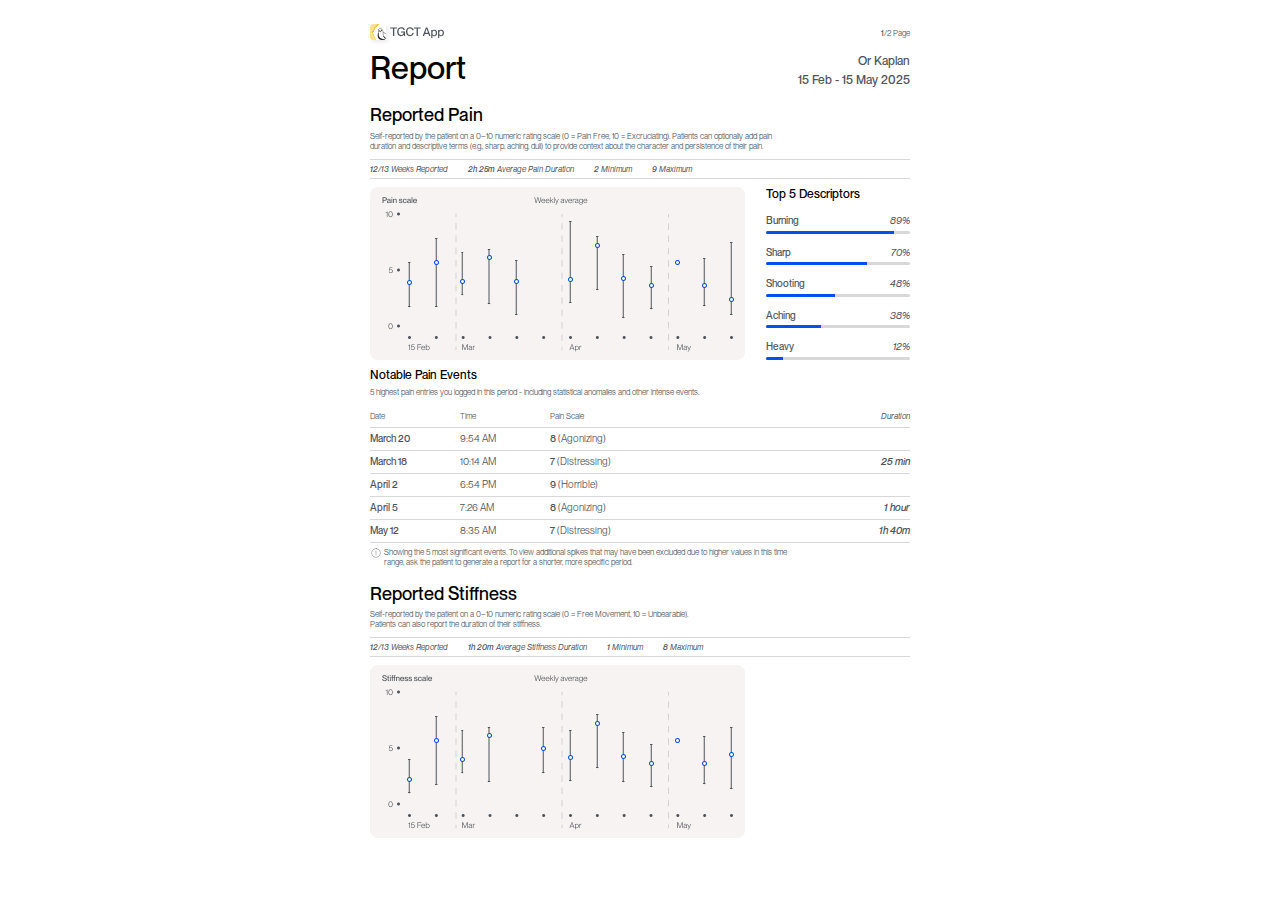
<file: index.html>
<!DOCTYPE html>
<html dir="ltr" lang="en">
  <head>
    <title>Ramepy Report</title>
    <meta charset="UTF-8" />

    <link rel="stylesheet" href="src/style.css" />
  </head>

  <body>
    <main>
      <section>
        <div class="top_page container">
          <div class="top_page-left">
            <div class="logo_wrap">
              <img
                class="log_left"
                src="/public/assets/images/logo_left.svg"
                loading="eager"
                alt="Logo"
                width="16"
                height="16"
              />
              <img
                src="/public/assets/images/logo_right.svg"
                loading="eager"
                alt="Logo"
                width="55"
                height="14"
              />
            </div>
            <h1>Report</h1>
          </div>
          <div class="top_page-right">
            <span><strong>1</strong>/2 Page</span>
            <p>
              <strong>Or Kaplan</strong>
              <strong>15 Feb - 15 May 2025</strong>
            </p>
          </div>
        </div>
      </section>
      <section>
        <div class="center_page container">
          <div class="section_header">
            <h2>Reported Pain</h2>
            <p>
              Self-reported by the patient on a 0–10 numeric rating scale (0 =
              Pain Free, 10 = Excruciating). Patients can optionally add pain
              duration and descriptive terms (e.g., sharp, aching, dull) to
              provide context about the character and persistence of their pain.
            </p>
          </div>
          <ul class="row-list">
            <li>
              <i>
                <span><strong>12</strong>/13</span>
                <span>Weeks Reported</span>
              </i>
            </li>
            <li>
              <i>
                <strong>2h 25m</strong>
                <span>Average Pain Duration</span>
              </i>
            </li>
            <li>
              <i>
                <strong>2</strong>
                <span>Minimum</span></i
              >
            </li>
            <li>
              <i>
                <strong>9</strong>
                <span>Maximum</span>
              </i>
            </li>
          </ul>

          <div class="center_page-2">
            <figure>
              <img
                src="/public/assets/temp/placeholder_1.png"
                loading="eager"
                alt=""
                width="375"
                height="173"
              />
            </figure>

            <div>
              <h3>Top 5 Descriptors</h3>

              <ul>
                <li>
                  <div>
                    <strong>Burning</strong>
                    <i>89%</i>
                  </div>

                  <div class="base_line">
                    <div class="base_line-bg" style="width: 89%"></div>
                  </div>
                </li>
                <li>
                  <div>
                    <strong>Sharp</strong>
                    <i>70%</i>
                  </div>

                  <div class="base_line">
                    <div class="base_line-bg" style="width: 70%"></div>
                  </div>
                </li>
                <li>
                  <div>
                    <strong>Shooting</strong>
                    <i>48%</i>
                  </div>

                  <div class="base_line">
                    <div class="base_line-bg" style="width: 48%"></div>
                  </div>
                </li>
                <li>
                  <div>
                    <strong>Aching</strong>
                    <i>38%</i>
                  </div>

                  <div class="base_line">
                    <div class="base_line-bg" style="width: 38%"></div>
                  </div>
                </li>
                <li>
                  <div>
                    <strong>Heavy</strong>
                    <i>12%</i>
                  </div>

                  <div class="base_line">
                    <div class="base_line-bg" style="width: 12%"></div>
                  </div>
                </li>
              </ul>
            </div>
          </div>

          <div class="center_page-3">
            <div>
              <h3>Notable Pain Events</h3>
              <p>
                5 highest pain entries you logged in this period - including
                statistical anomalies and other intense events.
              </p>
            </div>

            <div>
              <div class="table_wrap">
                <div class="is-top table-row">
                  <span>Date</span>
                  <span>Time</span>
                  <span>Pain Scale</span>
                  <span>Duration</span>
                </div>
                <div class="table-row">
                  <strong>March 20</strong>
                  <span>9:54 AM</span>
                  <span><strong>8</strong> (Agonizing)</span>
                  <strong></strong>
                </div>
                <div class="table-row">
                  <strong>March 18</strong>
                  <span>10:14 AM</span>
                  <span><strong>7</strong> (Distressing)</span>
                  <strong>25 min</strong>
                </div>
                <div class="table-row">
                  <strong>April 2</strong>
                  <span>6:54 PM</span>
                  <span><strong>9</strong> (Horrible)</span>
                  <strong></strong>
                </div>
                <div class="table-row">
                  <strong>April 5</strong>
                  <span>7:26 AM</span>
                  <span><strong>8</strong> (Agonizing)</span>
                  <strong>1 hour</strong>
                </div>
                <div class="table-row">
                  <strong>May 12</strong>
                  <span>8:35 AM</span>
                  <span><strong>7</strong> (Distressing)</span>
                  <strong>1h 40m</strong>
                </div>
              </div>
              <div class="table_info">
                <figure>
                  <img
                    alt=""
                    src="/public/assets/images/info.svg"
                    width="12"
                    height="12"
                  />
                </figure>
                <p>
                  Showing the 5 most significant events. To view additional
                  spikes that may have been excluded due to higher values in
                  this time range, ask the patient to generate a report for a
                  shorter, more specific period.
                </p>
              </div>
            </div>
          </div>
        </div>
      </section>
      <section>
        <div class="bottom_page container">
          <div class="section_header">
            <h2>Reported Stiffness</h2>
            <p style="max-width: 20.25rem">
              Self-reported by the patient on a 0–10 numeric rating scale (0 =
              Free Movement, 10 = Unbearable). Patients can also report the
              duration of their stiffness.
            </p>
          </div>

          <ul class="row-list">
            <li>
              <i>
                <span><strong>12</strong>/13</span>
                <span>Weeks Reported</span>
              </i>
            </li>
            <li>
              <i>
                <strong>1h 20m</strong>
                <span>Average Stiffness Duration</span>
              </i>
            </li>
            <li>
              <i>
                <strong>1</strong>
                <span>Minimum</span>
              </i>
            </li>
            <li>
              <i>
                <strong>8</strong>
                <span>Maximum</span>
              </i>
            </li>
          </ul>

          <figure>
            <img
              src="/public/assets/temp/placeholder_2.png"
              loading="eager"
              alt=""
              width="375"
              height="173"
            />
          </figure>
        </div>
      </section>
    </main>
  </body>
</html>
</file>
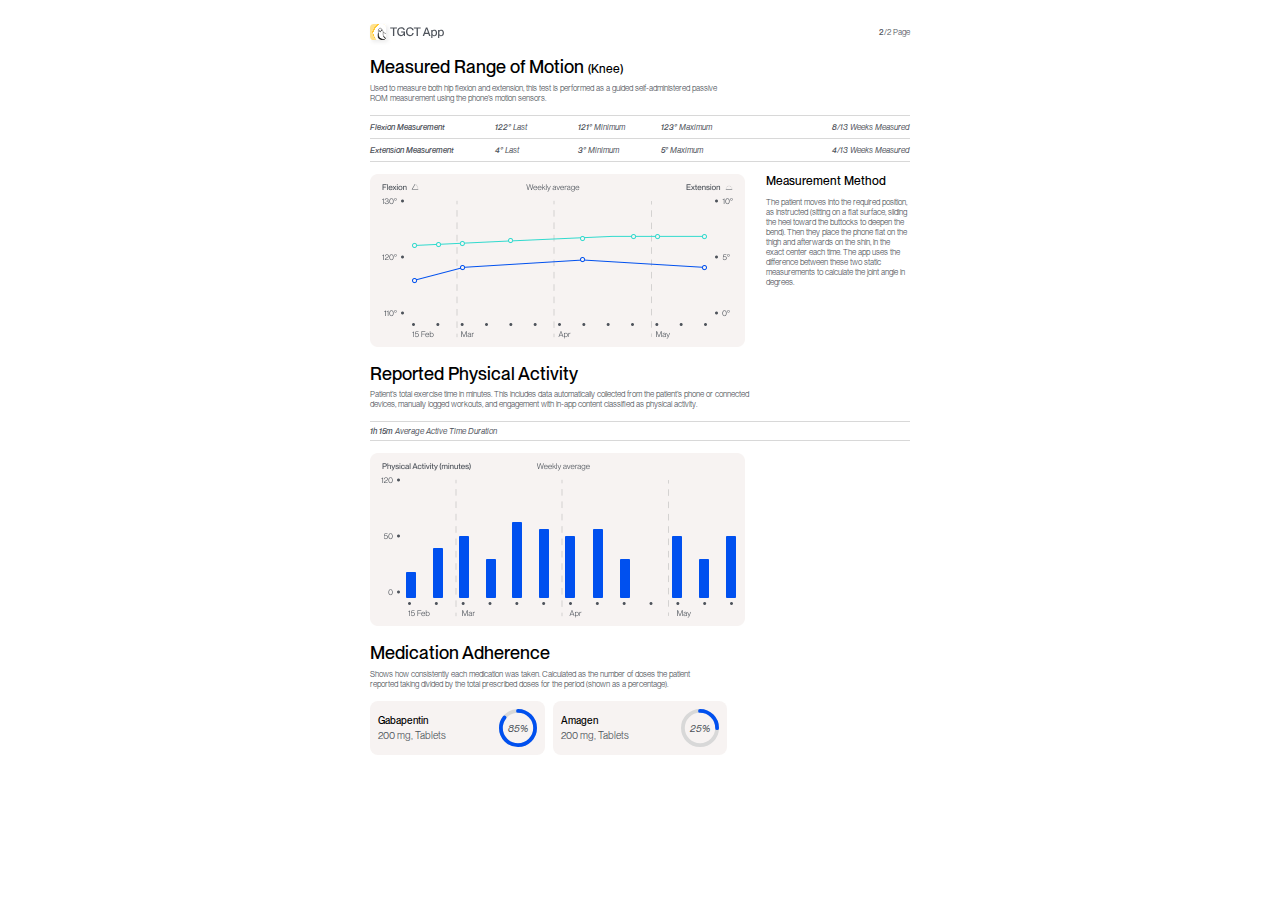
<file: 2.html>
<!DOCTYPE html>
<html dir="ltr" lang="en">
  <head>
    <title>Default 2</title>
    <meta charset="UTF-8" />

    <link rel="stylesheet" href="src/style.css" />
  </head>

  <body>
    <main>
      <section>
        <div class="top_page center container">
          <div class="top_page-left">
            <div class="logo_wrap">
              <img
                class="log_left"
                src="/public/assets/images/logo_left.svg"
                loading="eager"
                alt="Logo"
                width="16"
                height="16"
              />
              <img
                src="/public/assets/images/logo_right.svg"
                loading="eager"
                alt="Logo"
                width="55"
                height="14"
              />
            </div>
          </div>
          <div class="top_page-right">
            <span><strong>2</strong>/2 Page</span>
          </div>
        </div>
      </section>
      <section>
        <div class="gap8 container flex-col">
          <div class="section_header">
            <h2>
              Measured Range of Motion
              <span style="font-size: 0.75rem">(Knee)</span>
            </h2>
            <p style="max-width: 21.875rem">
              Used to measure both hip flexion and extension, this test is
              performed as a guided self-administered passive ROM measurement
              using the phone’s motion sensors.
            </p>
          </div>

          <div
            class="table_wrap"
            style="border-top: 1px solid var(--color-d8d8d8)"
          >
            <div class="is-5-cels table-row">
              <i class="table-row-left">
                <div
                  class="dot"
                  style="background-color: var(--color-31dace)"
                ></div>
                <strong>Flexion Measurement</strong>
              </i>
              <i><strong>122°</strong> Last</i>
              <i><strong>121°</strong> Minimum</i>
              <i><strong>123°</strong> Maximum</i>
              <i><strong>8</strong>/13 Weeks Measured</i>
            </div>
            <div class="is-5-cels table-row">
              <i class="table-row-left">
                <div
                  class="dot"
                  style="background-color: var(--color-0050ef)"
                ></div>
                <strong>Extension Measurement</strong>
              </i>
              <i><strong>4°</strong> Last</i>
              <i><strong>3°</strong> Minimum</i>
              <i><strong>5°</strong> Maximum</i>
              <i><strong>4</strong>/13 Weeks Measured</i>
            </div>
          </div>

          <div class="center_page-2">
            <figure>
              <img
                src="/public/assets/temp/placeholder_3.png"
                loading="eager"
                alt=""
                width="375"
                height="173"
              />
            </figure>

            <div class="to-top">
              <h3>Measurement Method</h3>
              <p>
                The patient moves into the required position, as instructed
                (sitting on a flat surface, sliding the heel toward the buttocks
                to deepen the bend). Then they place the phone flat on the thigh
                and afterwards on the shin, in the exact center each time. The
                app uses the difference between these two static measurements to
                calculate the joint angle in degrees.
              </p>
            </div>
          </div>
        </div>
      </section>
      <section>
        <div class="gap8 container flex-col">
          <div class="section_header">
            <h2>Reported Physical Activity</h2>
            <p style="max-width: 23.875rem">
              Patient’s total exercise time in minutes. This includes data
              automatically collected from the patient’s phone or connected
              devices, manually logged workouts, and engagement with in-app
              content classified as physical activity.
            </p>
          </div>

          <ul class="row-list">
            <li>
              <i>
                <strong>1h 15m</strong>
                <span>Average Active Time Duration</span>
              </i>
            </li>
          </ul>

          <figure>
            <img
              src="/public/assets/temp/placeholder_4.png"
              loading="eager"
              alt=""
              width="375"
              height="173"
            />
          </figure>
        </div>
      </section>
      <section>
        <div class="gap8 container flex-col">
          <div class="section_header">
            <h2>Medication Adherence</h2>
            <p style="max-width: 21rem">
              Shows how consistently each medication was taken. Calculated as
              the number of doses the patient reported taking divided by the
              total prescribed doses for the period (shown as a percentage).
            </p>
          </div>

          <ul class="pills">
            <li>
              <div class="pill-left">
                <strong>Gabapentin</strong>
                <span>200 mg, Tablets</span>
              </div>
              <div class="relative">
                <svg
                  class="circle-svg"
                  width="38"
                  height="38"
                  viewBox="0 0 120 120"
                >
                  <!-- Background circle -->
                  <circle class="bg" cx="60" cy="60" r="54" />

                  <!-- Foreground circle -->
                  <circle
                    class="fg"
                    cx="60"
                    cy="60"
                    r="54"
                    style="--percent: 0.85"
                  />
                </svg>

                <i>85%</i>
              </div>
            </li>
            <li>
              <div class="pill-left">
                <strong>Amagen</strong>
                <span>200 mg, Tablets</span>
              </div>
              <div class="relative">
                <svg
                  class="circle-svg"
                  width="38"
                  height="38"
                  viewBox="0 0 120 120"
                >
                  <!-- Background circle -->
                  <circle class="bg" cx="60" cy="60" r="54" />

                  <!-- Foreground circle -->
                  <circle
                    class="fg"
                    cx="60"
                    cy="60"
                    r="54"
                    style="--percent: 0.25"
                  />
                </svg>

                <i>25%</i>
              </div>
            </li>
          </ul>
        </div>
      </section>
    </main>
  </body>
</html>
</file>
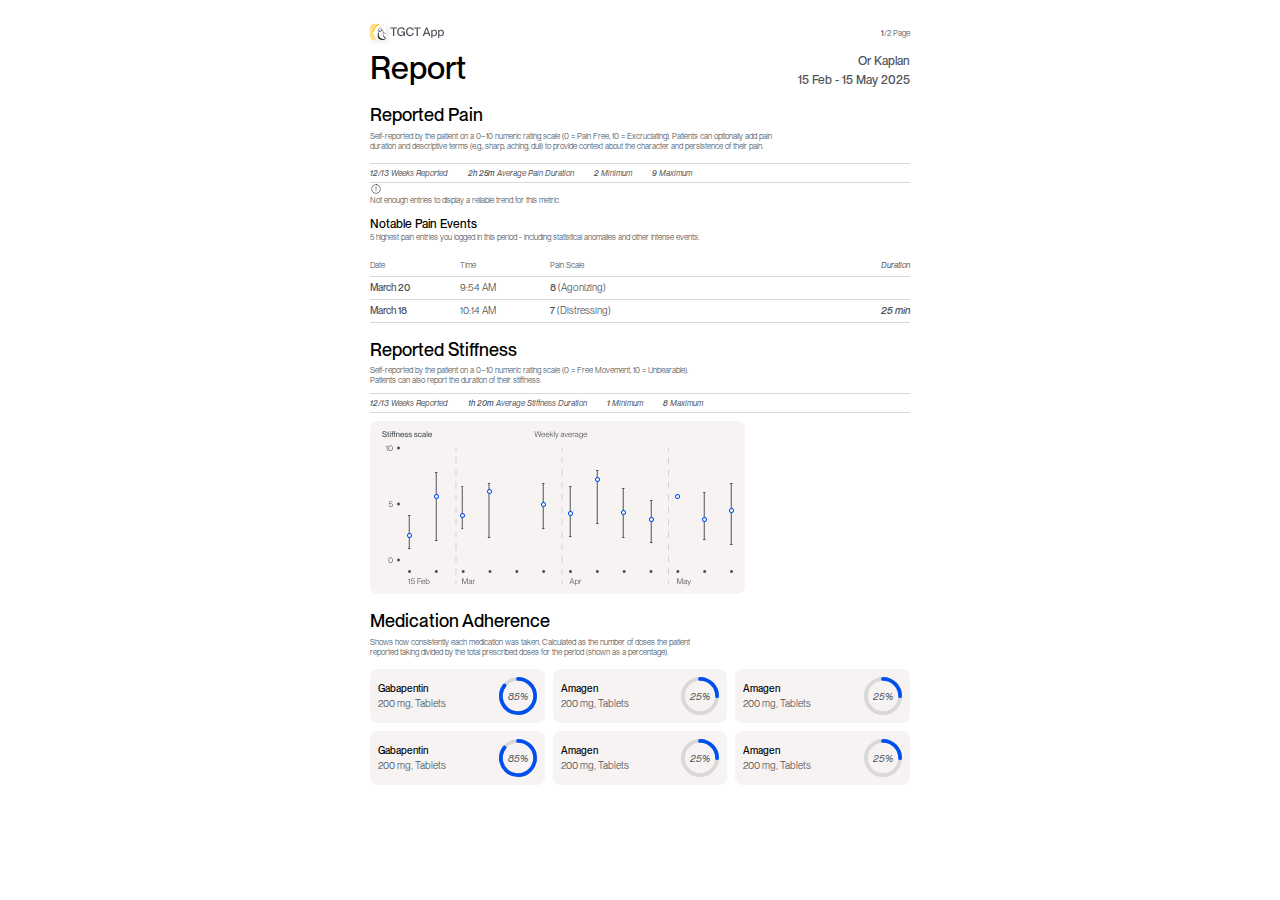
<file: 3.html>
<!DOCTYPE html>
<html dir="ltr" lang="en">
  <head>
    <title>Not enough entries 1</title>
    <meta charset="UTF-8" />

    <link rel="stylesheet" href="src/style.css" />
  </head>

  <body>
    <main>
      <section>
        <div class="top_page container">
          <div class="top_page-left">
            <div class="logo_wrap">
              <img
                class="log_left"
                src="/public/assets/images/logo_left.svg"
                loading="eager"
                alt="Logo"
                width="16"
                height="16"
              />
              <img
                src="/public/assets/images/logo_right.svg"
                loading="eager"
                alt="Logo"
                width="55"
                height="14"
              />
            </div>
            <h1>Report</h1>
          </div>
          <div class="top_page-right">
            <span><strong>1</strong>/2 Page</span>
            <p>
              <strong>Or Kaplan</strong>
              <strong>15 Feb - 15 May 2025</strong>
            </p>
          </div>
        </div>
      </section>
      <section>
        <div class="gap16 container flex-col">
          <div class="gap8 flex-col">
            <div class="section_header">
              <h2>Reported Pain</h2>
              <p>
                Self-reported by the patient on a 0–10 numeric rating scale (0 =
                Pain Free, 10 = Excruciating). Patients can optionally add pain
                duration and descriptive terms (e.g., sharp, aching, dull) to
                provide context about the character and persistence of their
                pain.
              </p>
            </div>
            <div class="gap4 flex-col">
              <ul class="row-list">
                <li>
                  <i>
                    <span><strong>12</strong>/13</span>
                    <span>Weeks Reported</span>
                  </i>
                </li>
                <li>
                  <i>
                    <strong>2h 25m</strong>
                    <span>Average Pain Duration</span>
                  </i>
                </li>
                <li>
                  <i>
                    <strong>2</strong>
                    <span>Minimum</span>
                  </i>
                </li>
                <li>
                  <i>
                    <strong>9</strong>
                    <span>Maximum</span>
                  </i>
                </li>
              </ul>
              <div class="info_wrap">
                <figure>
                  <img
                    alt=""
                    src="/public/assets/images/info_dark.svg"
                    width="12"
                    height="12"
                  />
                </figure>
                <p>
                  Not enough entries to display a reliable trend for this metric
                </p>
              </div>
            </div>
            <div class=""></div>
          </div>
          <div class="gap8 flex-col">
            <div class="gap2 flex-col">
              <h3>Notable Pain Events</h3>
              <p>
                5 highest pain entries you logged in this period - including
                statistical anomalies and other intense events.
              </p>
            </div>
            <div class="table_wrap">
              <div class="is-top table-row">
                <span>Date</span>
                <span>Time</span>
                <span>Pain Scale</span>
                <span>Duration</span>
              </div>
              <div class="table-row">
                <strong>March 20</strong>
                <span>9:54 AM</span>
                <span><strong>8</strong> (Agonizing)</span>
                <strong></strong>
              </div>
              <div class="table-row">
                <strong>March 18</strong>
                <span>10:14 AM</span>
                <span><strong>7</strong> (Distressing)</span>
                <strong>25 min</strong>
              </div>
            </div>
          </div>
        </div>
      </section>
      <section>
        <div class="bottom_page container">
          <div class="section_header">
            <h2>Reported Stiffness</h2>
            <p style="max-width: 20.25rem">
              Self-reported by the patient on a 0–10 numeric rating scale (0 =
              Free Movement, 10 = Unbearable). Patients can also report the
              duration of their stiffness.
            </p>
          </div>

          <ul class="row-list">
            <li>
              <i>
                <span><strong>12</strong>/13</span>
                <span>Weeks Reported</span>
              </i>
            </li>
            <li>
              <i>
                <strong>1h 20m</strong>
                <span>Average Stiffness Duration</span>
              </i>
            </li>
            <li>
              <i>
                <strong>1</strong>
                <span>Minimum</span>
              </i>
            </li>
            <li>
              <i>
                <strong>8</strong>
                <span>Maximum</span>
              </i>
            </li>
          </ul>

          <figure>
            <img
              src="/public/assets/temp/placeholder_2.png"
              loading="eager"
              alt=""
              width="375"
              height="173"
            />
          </figure>
        </div>
      </section>
      <section>
        <div class="gap8 container flex-col">
          <div class="section_header">
            <h2>Medication Adherence</h2>
            <p style="max-width: 21rem">
              Shows how consistently each medication was taken. Calculated as
              the number of doses the patient reported taking divided by the
              total prescribed doses for the period (shown as a percentage).
            </p>
          </div>

          <ul class="pills">
            <li>
              <div class="pill-left">
                <strong>Gabapentin</strong>
                <span>200 mg, Tablets</span>
              </div>
              <div class="relative">
                <svg
                  class="circle-svg"
                  width="38"
                  height="38"
                  viewBox="0 0 120 120"
                >
                  <!-- Background circle -->
                  <circle class="bg" cx="60" cy="60" r="54" />

                  <!-- Foreground circle -->
                  <circle
                    class="fg"
                    cx="60"
                    cy="60"
                    r="54"
                    style="--percent: 0.85"
                  />
                </svg>

                <i>85%</i>
              </div>
            </li>
            <li>
              <div class="pill-left">
                <strong>Amagen</strong>
                <span>200 mg, Tablets</span>
              </div>
              <div class="relative">
                <svg
                  class="circle-svg"
                  width="38"
                  height="38"
                  viewBox="0 0 120 120"
                >
                  <!-- Background circle -->
                  <circle class="bg" cx="60" cy="60" r="54" />

                  <!-- Foreground circle -->
                  <circle
                    class="fg"
                    cx="60"
                    cy="60"
                    r="54"
                    style="--percent: 0.25"
                  />
                </svg>

                <i>25%</i>
              </div>
            </li>
            <li>
              <div class="pill-left">
                <strong>Amagen</strong>
                <span>200 mg, Tablets</span>
              </div>
              <div class="relative">
                <svg
                  class="circle-svg"
                  width="38"
                  height="38"
                  viewBox="0 0 120 120"
                >
                  <!-- Background circle -->
                  <circle class="bg" cx="60" cy="60" r="54" />

                  <!-- Foreground circle -->
                  <circle
                    class="fg"
                    cx="60"
                    cy="60"
                    r="54"
                    style="--percent: 0.25"
                  />
                </svg>

                <i>25%</i>
              </div>
            </li>
            <li>
              <div class="pill-left">
                <strong>Gabapentin</strong>
                <span>200 mg, Tablets</span>
              </div>
              <div class="relative">
                <svg
                  class="circle-svg"
                  width="38"
                  height="38"
                  viewBox="0 0 120 120"
                >
                  <!-- Background circle -->
                  <circle class="bg" cx="60" cy="60" r="54" />

                  <!-- Foreground circle -->
                  <circle
                    class="fg"
                    cx="60"
                    cy="60"
                    r="54"
                    style="--percent: 0.85"
                  />
                </svg>

                <i>85%</i>
              </div>
            </li>
            <li>
              <div class="pill-left">
                <strong>Amagen</strong>
                <span>200 mg, Tablets</span>
              </div>
              <div class="relative">
                <svg
                  class="circle-svg"
                  width="38"
                  height="38"
                  viewBox="0 0 120 120"
                >
                  <!-- Background circle -->
                  <circle class="bg" cx="60" cy="60" r="54" />

                  <!-- Foreground circle -->
                  <circle
                    class="fg"
                    cx="60"
                    cy="60"
                    r="54"
                    style="--percent: 0.25"
                  />
                </svg>

                <i>25%</i>
              </div>
            </li>
            <li>
              <div class="pill-left">
                <strong>Amagen</strong>
                <span>200 mg, Tablets</span>
              </div>
              <div class="relative">
                <svg
                  class="circle-svg"
                  width="38"
                  height="38"
                  viewBox="0 0 120 120"
                >
                  <!-- Background circle -->
                  <circle class="bg" cx="60" cy="60" r="54" />

                  <!-- Foreground circle -->
                  <circle
                    class="fg"
                    cx="60"
                    cy="60"
                    r="54"
                    style="--percent: 0.25"
                  />
                </svg>

                <i>25%</i>
              </div>
            </li>
          </ul>
        </div>
      </section>
    </main>
  </body>
</html>
</file>
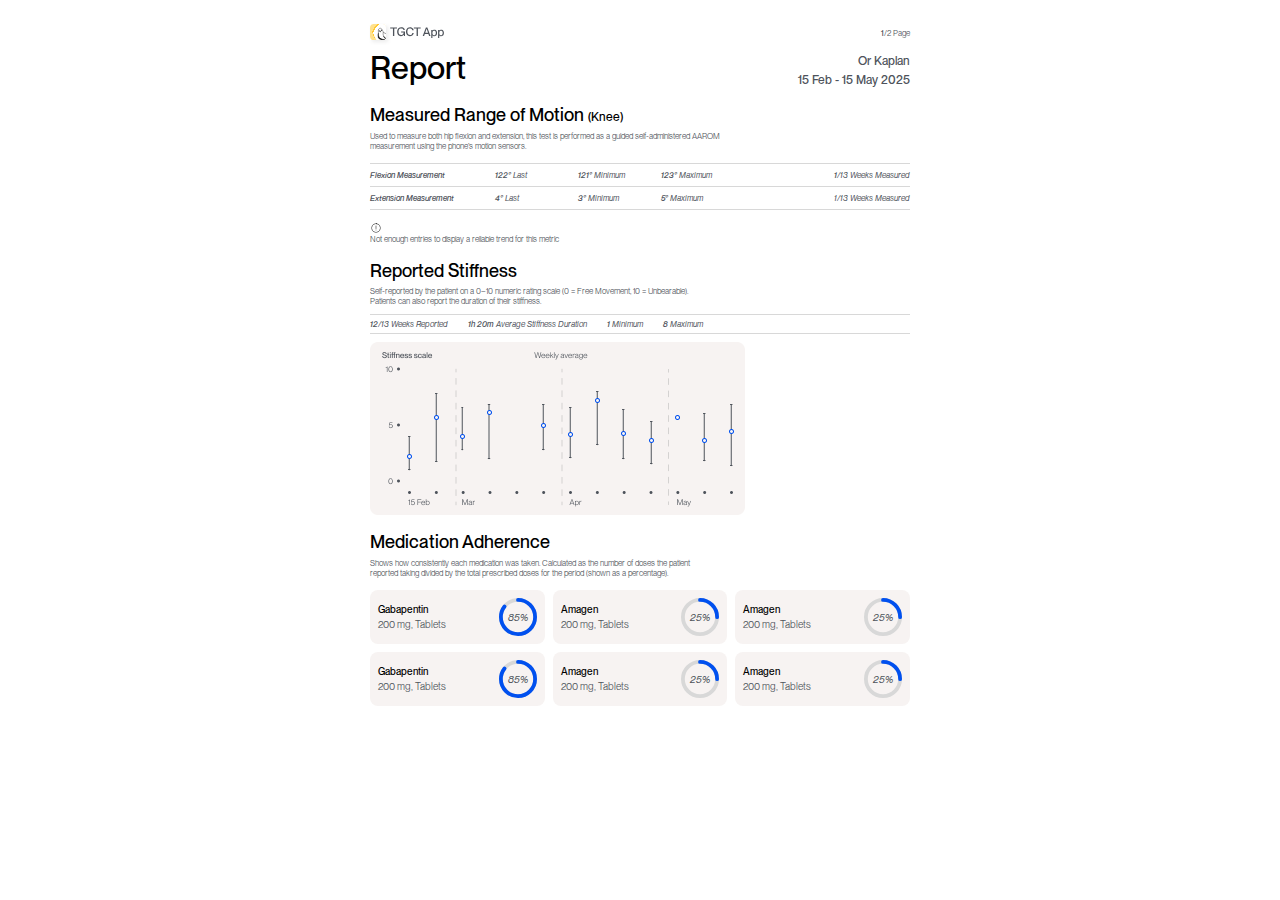
<file: 4.html>
<!DOCTYPE html>
<html dir="ltr" lang="en">
  <head>
    <title>Not enough entries 2</title>
    <meta charset="UTF-8" />

    <link rel="stylesheet" href="src/style.css" />
  </head>

  <body>
    <main>
      <section>
        <div class="top_page container">
          <div class="top_page-left">
            <div class="logo_wrap">
              <img
                class="log_left"
                src="/public/assets/images/logo_left.svg"
                loading="eager"
                alt="Logo"
                width="16"
                height="16"
              />
              <img
                src="/public/assets/images/logo_right.svg"
                loading="eager"
                alt="Logo"
                width="55"
                height="14"
              />
            </div>
            <h1>Report</h1>
          </div>
          <div class="top_page-right">
            <span><strong>1</strong>/2 Page</span>
            <p>
              <strong>Or Kaplan</strong>
              <strong>15 Feb - 15 May 2025</strong>
            </p>
          </div>
        </div>
      </section>

      <section>
        <div class="gap16 container flex-col">
          <div class="gap8 flex-col">
            <div class="section_header">
              <h2>
                Measured Range of Motion
                <span style="font-size: 0.75rem">(Knee)</span>
              </h2>
              <p style="max-width: 21.875rem">
                Used to measure both hip flexion and extension, this test is
                performed as a guided self-administered AAROM measurement using
                the phone’s motion sensors.
              </p>
            </div>
            <div class="gap8 flex-col">
              <div
                class="table_wrap"
                style="border-top: 1px solid var(--color-d8d8d8)"
              >
                <div class="is-5-cels table-row">
                  <i class="table-row-left">
                    <div
                      class="dot"
                      style="background-color: var(--color-31dace)"
                    ></div>
                    <strong>Flexion Measurement</strong>
                  </i>
                  <i><strong>122°</strong> Last</i>
                  <i><strong>121°</strong> Minimum</i>
                  <i><strong>123°</strong> Maximum</i>
                  <i><strong>1</strong>/13 Weeks Measured</i>
                </div>
                <div class="is-5-cels table-row">
                  <i class="table-row-left">
                    <div
                      class="dot"
                      style="background-color: var(--color-0050ef)"
                    ></div>
                    <strong>Extension Measurement</strong>
                  </i>
                  <i><strong>4°</strong> Last</i>
                  <i><strong>3°</strong> Minimum</i>
                  <i><strong>5°</strong> Maximum</i>
                  <i>1/13 Weeks Measured</i>
                </div>
              </div>
              <div class="info_wrap">
                <figure>
                  <img
                    alt=""
                    src="/public/assets/images/info_dark.svg"
                    width="12"
                    height="12"
                    loading="eager"
                  />
                </figure>
                <p>
                  Not enough entries to display a reliable trend for this metric
                </p>
              </div>
            </div>
          </div>
        </div>
      </section>

      <section>
        <div class="bottom_page container">
          <div class="section_header">
            <h2>Reported Stiffness</h2>
            <p style="max-width: 20.25rem">
              Self-reported by the patient on a 0–10 numeric rating scale (0 =
              Free Movement, 10 = Unbearable). Patients can also report the
              duration of their stiffness.
            </p>
          </div>

          <ul class="row-list">
            <li>
              <i>
                <span><strong>12</strong>/13</span>
                <span>Weeks Reported</span>
              </i>
            </li>
            <li>
              <i>
                <strong>1h 20m</strong>
                <span>Average Stiffness Duration</span>
              </i>
            </li>
            <li>
              <i>
                <strong>1</strong>
                <span>Minimum</span>
              </i>
            </li>
            <li>
              <i>
                <strong>8</strong>
                <span>Maximum</span>
              </i>
            </li>
          </ul>

          <figure>
            <img
              src="/public/assets/temp/placeholder_2.png"
              loading="eager"
              alt=""
              width="375"
              height="173"
            />
          </figure>
        </div>
      </section>
      <section>
        <div class="gap8 container flex-col">
          <div class="section_header">
            <h2>Medication Adherence</h2>
            <p style="max-width: 21rem">
              Shows how consistently each medication was taken. Calculated as
              the number of doses the patient reported taking divided by the
              total prescribed doses for the period (shown as a percentage).
            </p>
          </div>

          <ul class="pills">
            <li>
              <div class="pill-left">
                <strong>Gabapentin</strong>
                <span>200 mg, Tablets</span>
              </div>
              <div class="relative">
                <svg
                  class="circle-svg"
                  width="38"
                  height="38"
                  viewBox="0 0 120 120"
                >
                  <!-- Background circle -->
                  <circle class="bg" cx="60" cy="60" r="54" />

                  <!-- Foreground circle -->
                  <circle
                    class="fg"
                    cx="60"
                    cy="60"
                    r="54"
                    style="--percent: 0.85"
                  />
                </svg>

                <i>85%</i>
              </div>
            </li>
            <li>
              <div class="pill-left">
                <strong>Amagen</strong>
                <span>200 mg, Tablets</span>
              </div>
              <div class="relative">
                <svg
                  class="circle-svg"
                  width="38"
                  height="38"
                  viewBox="0 0 120 120"
                >
                  <!-- Background circle -->
                  <circle class="bg" cx="60" cy="60" r="54" />

                  <!-- Foreground circle -->
                  <circle
                    class="fg"
                    cx="60"
                    cy="60"
                    r="54"
                    style="--percent: 0.25"
                  />
                </svg>

                <i>25%</i>
              </div>
            </li>
            <li>
              <div class="pill-left">
                <strong>Amagen</strong>
                <span>200 mg, Tablets</span>
              </div>
              <div class="relative">
                <svg
                  class="circle-svg"
                  width="38"
                  height="38"
                  viewBox="0 0 120 120"
                >
                  <!-- Background circle -->
                  <circle class="bg" cx="60" cy="60" r="54" />

                  <!-- Foreground circle -->
                  <circle
                    class="fg"
                    cx="60"
                    cy="60"
                    r="54"
                    style="--percent: 0.25"
                  />
                </svg>

                <i>25%</i>
              </div>
            </li>
            <li>
              <div class="pill-left">
                <strong>Gabapentin</strong>
                <span>200 mg, Tablets</span>
              </div>
              <div class="relative">
                <svg
                  class="circle-svg"
                  width="38"
                  height="38"
                  viewBox="0 0 120 120"
                >
                  <!-- Background circle -->
                  <circle class="bg" cx="60" cy="60" r="54" />

                  <!-- Foreground circle -->
                  <circle
                    class="fg"
                    cx="60"
                    cy="60"
                    r="54"
                    style="--percent: 0.85"
                  />
                </svg>

                <i>85%</i>
              </div>
            </li>
            <li>
              <div class="pill-left">
                <strong>Amagen</strong>
                <span>200 mg, Tablets</span>
              </div>
              <div class="relative">
                <svg
                  class="circle-svg"
                  width="38"
                  height="38"
                  viewBox="0 0 120 120"
                >
                  <!-- Background circle -->
                  <circle class="bg" cx="60" cy="60" r="54" />

                  <!-- Foreground circle -->
                  <circle
                    class="fg"
                    cx="60"
                    cy="60"
                    r="54"
                    style="--percent: 0.25"
                  />
                </svg>

                <i>25%</i>
              </div>
            </li>
            <li>
              <div class="pill-left">
                <strong>Amagen</strong>
                <span>200 mg, Tablets</span>
              </div>
              <div class="relative">
                <svg
                  class="circle-svg"
                  width="38"
                  height="38"
                  viewBox="0 0 120 120"
                >
                  <!-- Background circle -->
                  <circle class="bg" cx="60" cy="60" r="54" />

                  <!-- Foreground circle -->
                  <circle
                    class="fg"
                    cx="60"
                    cy="60"
                    r="54"
                    style="--percent: 0.25"
                  />
                </svg>

                <i>25%</i>
              </div>
            </li>
          </ul>
        </div>
      </section>
    </main>
  </body>
</html>
</file>
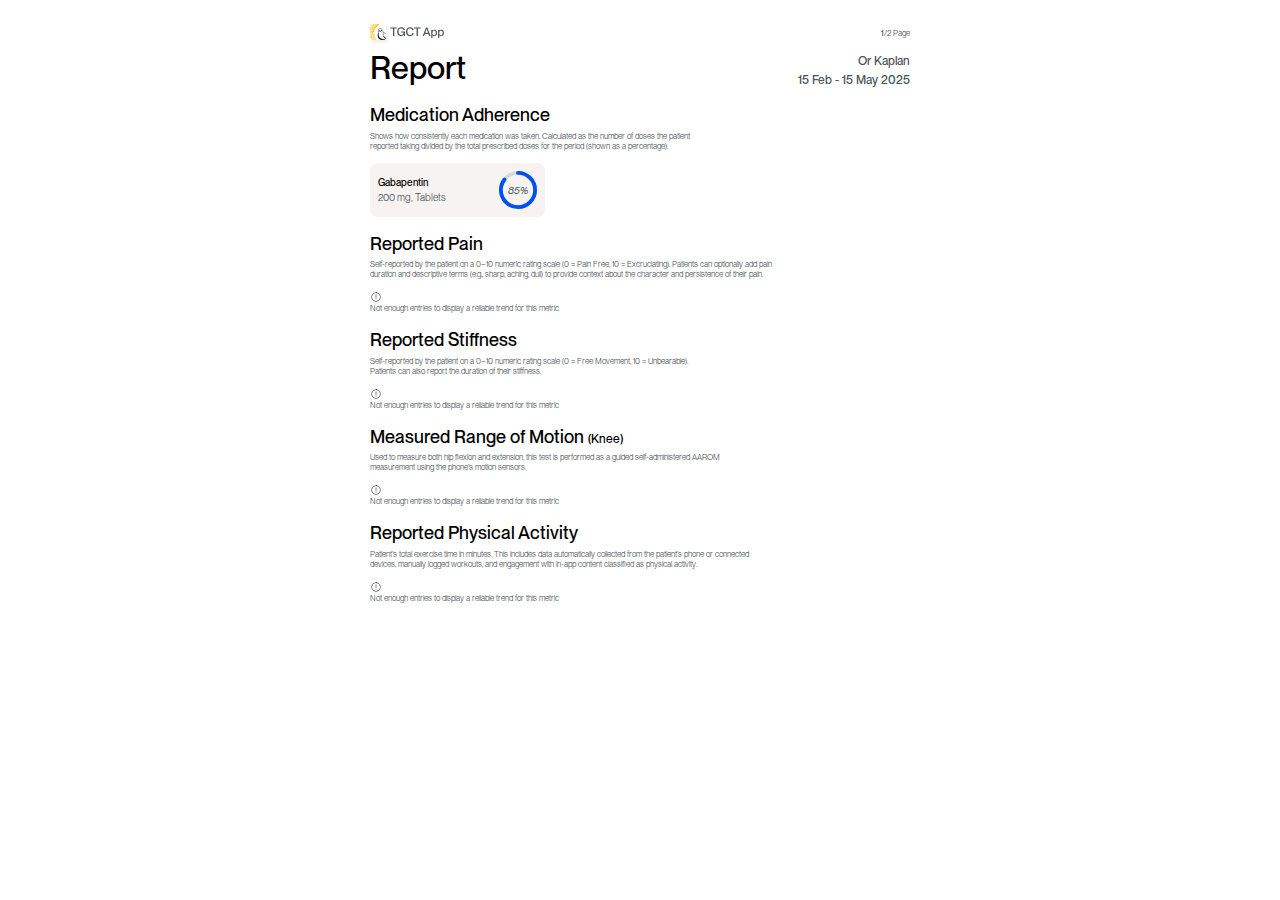
<file: 5.html>
<!DOCTYPE html>
<html dir="ltr" lang="en">
  <head>
    <title>No entries</title>
    <meta charset="UTF-8" />

    <link rel="stylesheet" href="src/style.css" />
  </head>

  <body>
    <main>
      <section>
        <div class="top_page container">
          <div class="top_page-left">
            <div class="logo_wrap">
              <img
                class="log_left"
                src="/public/assets/images/logo_left.svg"
                loading="eager"
                alt="Logo"
                width="16"
                height="16"
              />
              <img
                src="/public/assets/images/logo_right.svg"
                loading="eager"
                alt="Logo"
                width="55"
                height="14"
              />
            </div>
            <h1>Report</h1>
          </div>
          <div class="top_page-right">
            <span><strong>1</strong>/2 Page</span>
            <p>
              <strong>Or Kaplan</strong>
              <strong>15 Feb - 15 May 2025</strong>
            </p>
          </div>
        </div>
      </section>

      <section>
        <div class="gap8 container flex-col">
          <div class="section_header">
            <h2>Medication Adherence</h2>
            <p style="max-width: 21rem">
              Shows how consistently each medication was taken. Calculated as
              the number of doses the patient reported taking divided by the
              total prescribed doses for the period (shown as a percentage).
            </p>
          </div>

          <ul class="pills">
            <li>
              <div class="pill-left">
                <strong>Gabapentin</strong>
                <span>200 mg, Tablets</span>
              </div>
              <div class="relative">
                <svg
                  class="circle-svg"
                  width="38"
                  height="38"
                  viewBox="0 0 120 120"
                >
                  <!-- Background circle -->
                  <circle class="bg" cx="60" cy="60" r="54" />

                  <!-- Foreground circle -->
                  <circle
                    class="fg"
                    cx="60"
                    cy="60"
                    r="54"
                    style="--percent: 0.85"
                  />
                </svg>

                <i>85%</i>
              </div>
            </li>
          </ul>
        </div>
      </section>

      <section>
        <div class="gap16 container flex-col">
          <div class="gap8 flex-col">
            <div class="section_header">
              <h2>Reported Pain</h2>
              <p>
                Self-reported by the patient on a 0–10 numeric rating scale (0 =
                Pain Free, 10 = Excruciating). Patients can optionally add pain
                duration and descriptive terms (e.g., sharp, aching, dull) to
                provide context about the character and persistence of their
                pain.
              </p>
            </div>
            <div class="info_wrap">
              <figure>
                <img
                  alt=""
                  src="/public/assets/images/info_dark.svg"
                  width="12"
                  height="12"
                  loading="eager"
                />
              </figure>
              <p>
                Not enough entries to display a reliable trend for this metric
              </p>
            </div>
          </div>
        </div>
      </section>

      <section>
        <div class="gap16 container flex-col">
          <div class="gap8 flex-col">
            <div class="section_header">
              <h2>Reported Stiffness</h2>
              <p style="max-width: 20.25rem">
                Self-reported by the patient on a 0–10 numeric rating scale (0 =
                Free Movement, 10 = Unbearable). Patients can also report the
                duration of their stiffness.
              </p>
            </div>
            <div class="info_wrap">
              <figure>
                <img
                  alt=""
                  src="/public/assets/images/info_dark.svg"
                  width="12"
                  height="12"
                  loading="eager"
                />
              </figure>
              <p>
                Not enough entries to display a reliable trend for this metric
              </p>
            </div>
          </div>
        </div>
      </section>

      <section>
        <div class="gap16 container flex-col">
          <div class="gap8 flex-col">
            <div class="section_header">
              <h2>
                Measured Range of Motion
                <span style="font-size: 0.75rem">(Knee)</span>
              </h2>
              <p style="max-width: 21.875rem">
                Used to measure both hip flexion and extension, this test is
                performed as a guided self-administered AAROM measurement using
                the phone’s motion sensors.
              </p>
            </div>
            <div class="info_wrap">
              <figure>
                <img
                  alt=""
                  src="/public/assets/images/info_dark.svg"
                  width="12"
                  height="12"
                  loading="eager"
                />
              </figure>
              <p>
                Not enough entries to display a reliable trend for this metric
              </p>
            </div>
          </div>
        </div>
      </section>

      <section>
        <div class="gap16 container flex-col">
          <div class="gap8 flex-col">
            <div class="section_header">
              <h2>Reported Physical Activity</h2>
              <p style="max-width: 23.875rem">
                Patient’s total exercise time in minutes. This includes data
                automatically collected from the patient’s phone or connected
                devices, manually logged workouts, and engagement with in-app
                content classified as physical activity.
              </p>
            </div>
            <div class="info_wrap">
              <figure>
                <img
                  alt=""
                  src="/public/assets/images/info_dark.svg"
                  width="12"
                  height="12"
                  loading="eager"
                />
              </figure>
              <p>
                Not enough entries to display a reliable trend for this metric
              </p>
            </div>
          </div>
        </div>
      </section>
    </main>
  </body>
</html>
</file>
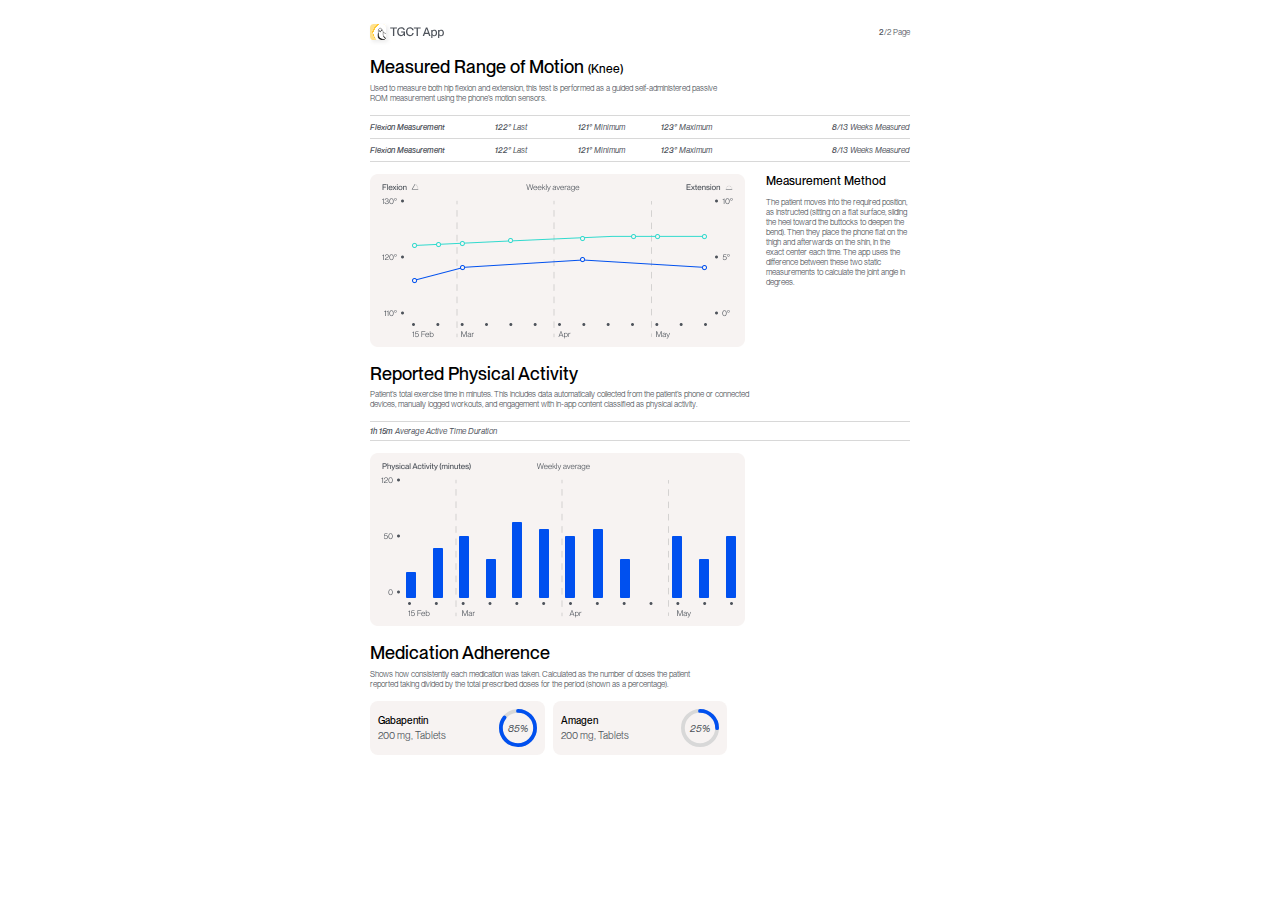
<file: page2.html>
<!DOCTYPE html>
<html dir="ltr" lang="en">
  <head>
    <title>Ramepy Report Page 2</title>
    <meta charset="UTF-8" />

    <link rel="stylesheet" href="src/style.css" />
  </head>

  <body>
    <main>
      <section>
        <div class="top_page center container">
          <div class="top_page-left">
            <div class="logo_wrap">
              <img
                class="log_left"
                src="/public/assets/images/logo_left.svg"
                loading="eager"
                alt="Logo"
                width="16"
                height="16"
              />
              <img
                src="/public/assets/images/logo_right.svg"
                loading="eager"
                alt="Logo"
                width="55"
                height="14"
              />
            </div>
          </div>
          <div class="top_page-right">
            <span><strong>2</strong>/2 Page</span>
          </div>
        </div>
      </section>
      <section>
        <div class="gap8 container flex-col">
          <div class="section_header">
            <h2>
              Measured Range of Motion
              <span style="font-size: 0.75rem">(Knee)</span>
            </h2>
            <p style="max-width: 21.875rem">
              Used to measure both hip flexion and extension, this test is
              performed as a guided self-administered passive ROM measurement
              using the phone’s motion sensors.
            </p>
          </div>

          <div
            class="table_wrap"
            style="border-top: 1px solid var(--color-d8d8d8)"
          >
            <div class="is-5-cels table-row">
              <i>
                <div
                  class="dot"
                  style="background-color: vae(--color-31dace)"
                ></div>
                <strong>Flexion Measurement</strong>
              </i>
              <i><strong>122°</strong> Last</i>
              <i><strong>121°</strong> Minimum</i>
              <i><strong>123°</strong> Maximum</i>
              <i><strong>8</strong>/13 Weeks Measured</i>
            </div>
            <div class="is-5-cels table-row">
              <i>
                <div
                  class="dot"
                  style="background-color: vae(--color-31dace)"
                ></div>
                <strong>Flexion Measurement</strong>
              </i>
              <i><strong>122°</strong> Last</i>
              <i><strong>121°</strong> Minimum</i>
              <i><strong>123°</strong> Maximum</i>
              <i><strong>8</strong>/13 Weeks Measured</i>
            </div>
          </div>

          <div class="center_page-2">
            <figure>
              <img
                src="/public/assets/temp/placeholder_3.png"
                loading="eager"
                alt=""
                width="375"
                height="173"
              />
            </figure>

            <div class="to-top">
              <h3>Measurement Method</h3>
              <p>
                The patient moves into the required position, as instructed
                (sitting on a flat surface, sliding the heel toward the buttocks
                to deepen the bend). Then they place the phone flat on the thigh
                and afterwards on the shin, in the exact center each time. The
                app uses the difference between these two static measurements to
                calculate the joint angle in degrees.
              </p>
            </div>
          </div>
        </div>
      </section>
      <section>
        <div class="gap8 container flex-col">
          <div class="section_header">
            <h2>Reported Physical Activity</h2>
            <p style="max-width: 23.875rem">
              Patient’s total exercise time in minutes. This includes data
              automatically collected from the patient’s phone or connected
              devices, manually logged workouts, and engagement with in-app
              content classified as physical activity.
            </p>
          </div>

          <ul class="row-list">
            <li>
              <i>
                <strong>1h 15m</strong>
                <span>Average Active Time Duration</span>
              </i>
            </li>
          </ul>

          <figure>
            <img
              src="/public/assets/temp/placeholder_4.png"
              loading="eager"
              alt=""
              width="375"
              height="173"
            />
          </figure>
        </div>
      </section>

      <section>
        <div class="gap8 container flex-col">
          <div class="section_header">
            <h2>Medication Adherence</h2>
            <p style="max-width: 21rem">
              Shows how consistently each medication was taken. Calculated as
              the number of doses the patient reported taking divided by the
              total prescribed doses for the period (shown as a percentage).
            </p>
          </div>

          <ul class="pills">
            <li>
              <div class="pill-left">
                <strong>Gabapentin</strong>
                <span>200 mg, Tablets</span>
              </div>
              <div class="relative">
                <svg
                  class="circle-svg"
                  width="38"
                  height="38"
                  viewBox="0 0 120 120"
                >
                  <!-- Background circle -->
                  <circle class="bg" cx="60" cy="60" r="54" />

                  <!-- Foreground circle -->
                  <circle
                    class="fg"
                    cx="60"
                    cy="60"
                    r="54"
                    style="--percent: 0.85"
                  />
                </svg>

                <i>85%</i>
              </div>
            </li>
            <li>
              <div class="pill-left">
                <strong>Amagen</strong>
                <span>200 mg, Tablets</span>
              </div>
              <div class="relative">
                <svg
                  class="circle-svg"
                  width="38"
                  height="38"
                  viewBox="0 0 120 120"
                >
                  <!-- Background circle -->
                  <circle class="bg" cx="60" cy="60" r="54" />

                  <!-- Foreground circle -->
                  <circle
                    class="fg"
                    cx="60"
                    cy="60"
                    r="54"
                    style="--percent: 0.25"
                  />
                </svg>

                <i>25%</i>
              </div>
            </li>
          </ul>
        </div>
      </section>
    </main>
  </body>
</html>
</file>
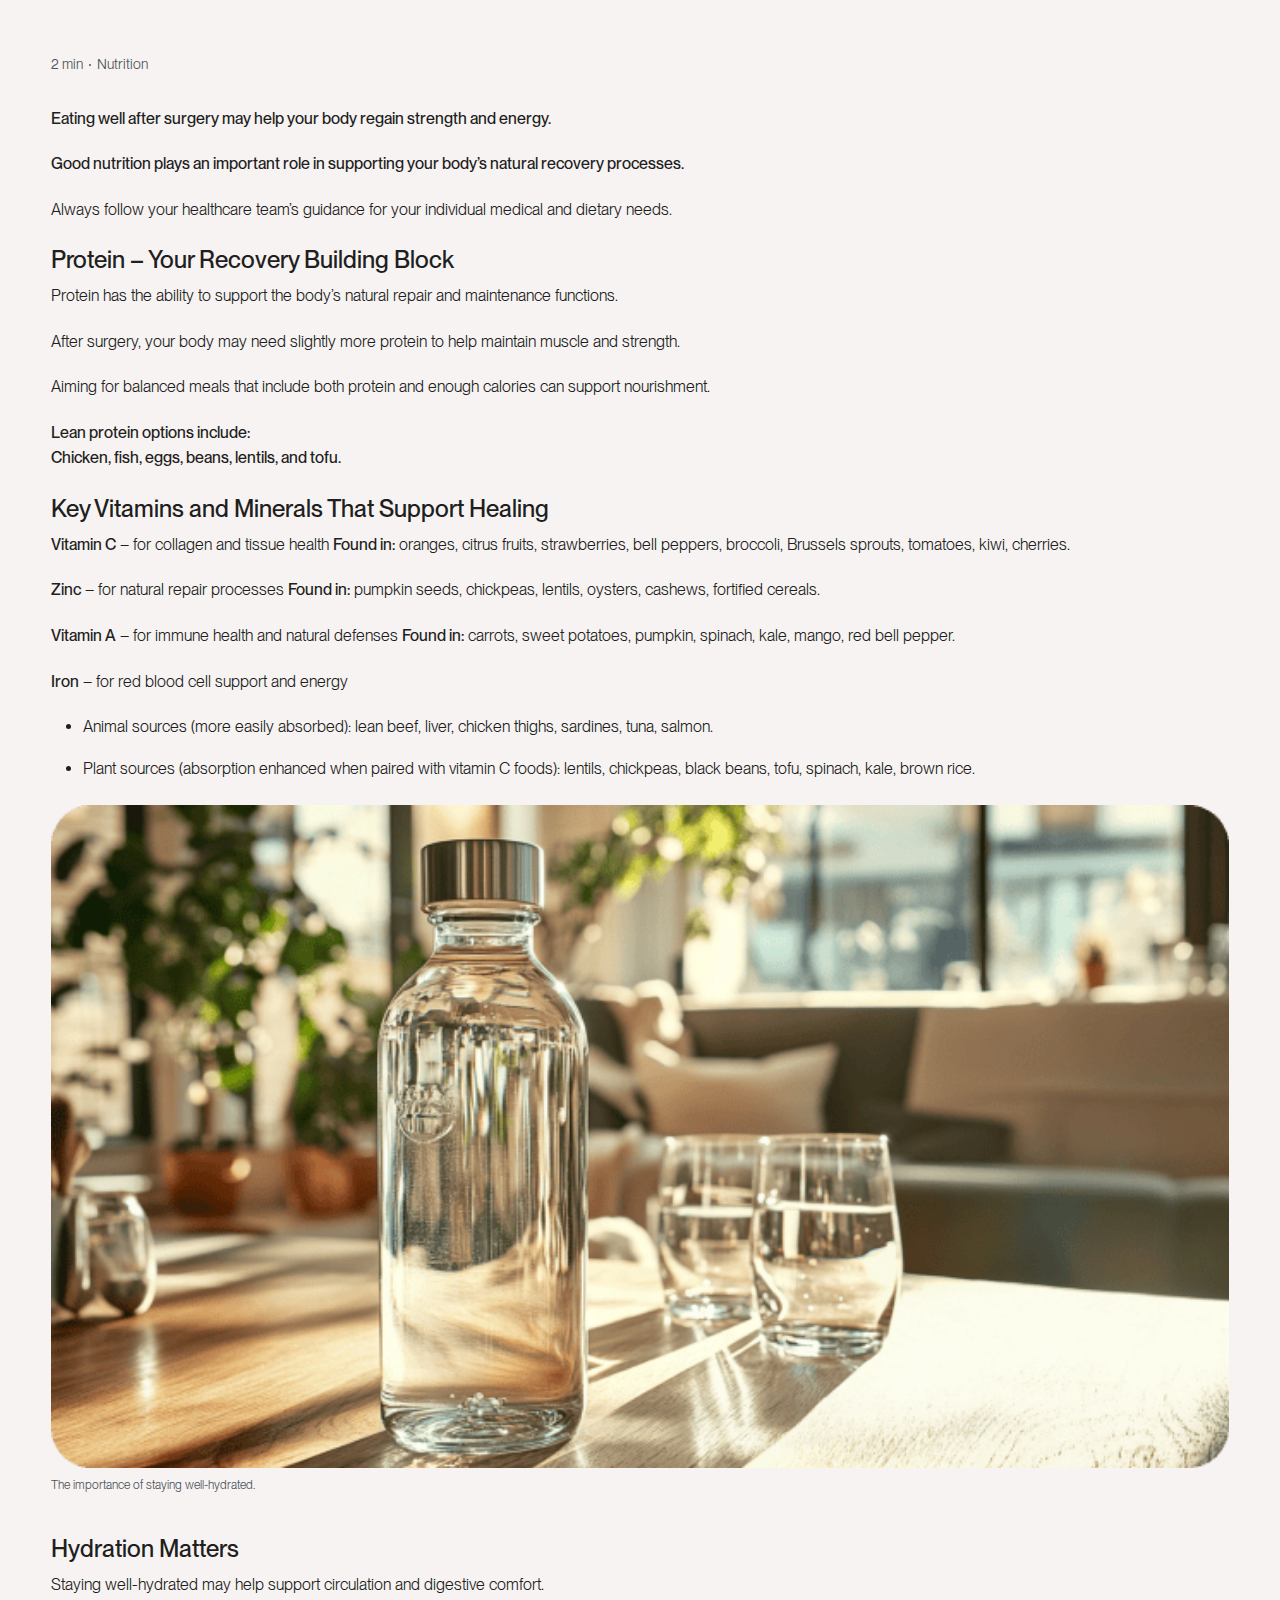
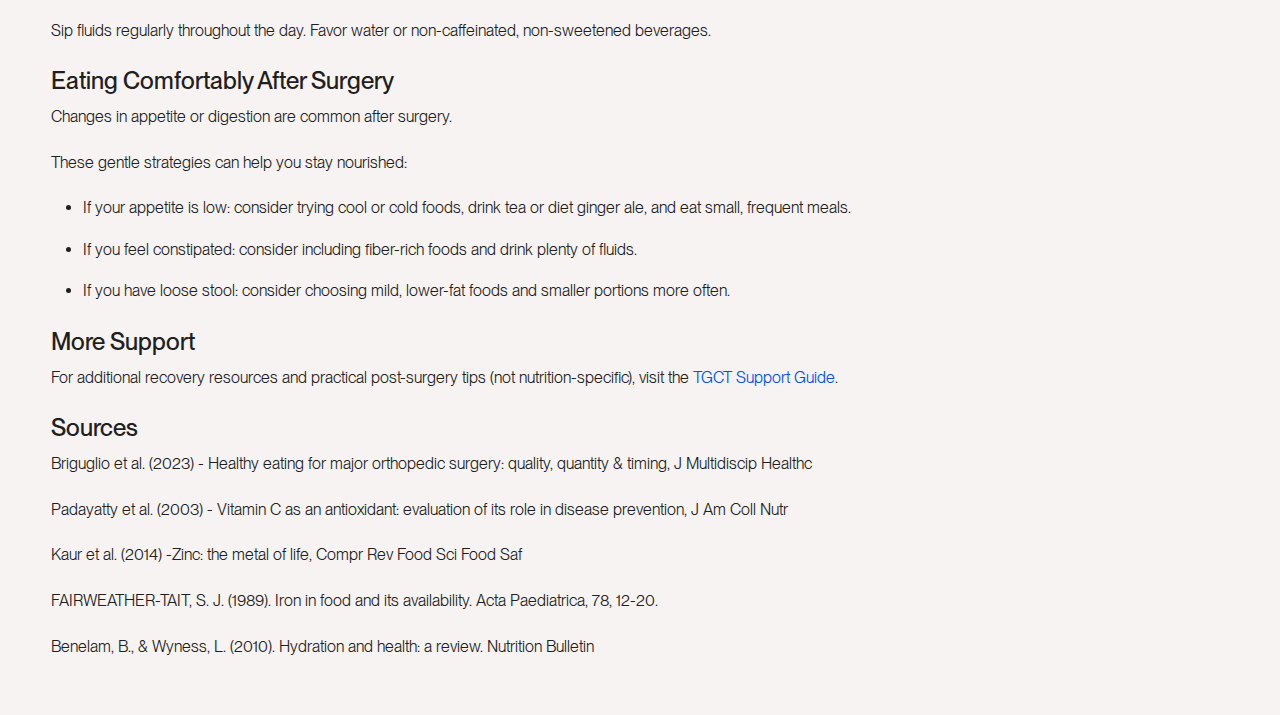
<file: post-example.html>
<!DOCTYPE html>
<html dir="ltr" lang="en">
  <head>
    <title>Supporting Your Recovery Through Healthy Eating</title>
    <meta charset="UTF-8" />

    <link rel="stylesheet" href="src/post.css" />
  </head>

  <body>
    <main>
      <section>
        <div class="container-article container">
          <div class="article-top">
            <span>2 min</span>
            <span class="dot"></span>
            <span>Nutrition</span>
          </div>
          <article class="container">
            <p>
              <strong>
                Eating well after surgery may help your body regain strength and
                energy.
              </strong>
            </p>
            <p>
              <strong>
                Good nutrition plays an important role in supporting your body’s
                natural recovery processes.
              </strong>
            </p>
            <p>
              Always follow your healthcare team’s guidance for your individual
              medical and dietary needs.
            </p>
            <h2>Protein – Your Recovery Building Block</h2>
            <p>
              Protein has the ability to support the body’s natural repair and
              maintenance functions.
            </p>
            <p>
              After surgery, your body may need slightly more protein to help
              maintain muscle and strength.
            </p>
            <p>
              Aiming for balanced meals that include both protein and enough
              calories can support nourishment.
            </p>
            <p>
              <strong>
                Lean protein options include: <br />Chicken, fish, eggs, beans,
                lentils, and tofu.
              </strong>
            </p>
            <h2>Key Vitamins and Minerals That Support Healing</h2>
            <p>
              <strong>Vitamin C</strong> – for collagen and tissue health
              <strong>Found in:</strong> oranges, citrus fruits, strawberries,
              bell peppers, broccoli, Brussels sprouts, tomatoes, kiwi,
              cherries.
            </p>
            <p>
              <strong>Zinc</strong> – for natural repair processes
              <strong>Found in:</strong> pumpkin seeds, chickpeas, lentils,
              oysters, cashews, fortified cereals.
            </p>
            <p>
              <strong>Vitamin A</strong> – for immune health and natural
              defenses <strong>Found in:</strong> carrots, sweet potatoes,
              pumpkin, spinach, kale, mango, red bell pepper.
            </p>
            <p><strong>Iron</strong> – for red blood cell support and energy</p>
            <ul>
              <li>
                Animal sources (more easily absorbed): lean beef, liver, chicken
                thighs, sardines, tuna, salmon.
              </li>
              <li>
                Plant sources (absorption enhanced when paired with vitamin C
                foods): lentils, chickpeas, black beans, tofu, spinach, kale,
                brown rice.
              </li>
            </ul>
            <figure>
              <img
                src="public/post/one-contant.png"
                alt=""
                width="343"
                height="193"
              />
              <figcaption>The importance of staying well-hydrated.</figcaption>
            </figure>
            <h2>Hydration Matters</h2>
            <p>
              Staying well-hydrated may help support circulation and digestive
              comfort.
            </p>
            <p>
              Sip fluids regularly throughout the day. Favor water or
              non-caffeinated, non-sweetened beverages.
            </p>
            <h2>Eating Comfortably After Surgery</h2>
            <p>Changes in appetite or digestion are common after surgery.</p>
            <p>These gentle strategies can help you stay nourished:</p>
            <ul>
              <li>
                If your appetite is low: consider trying cool or cold foods,
                drink tea or diet ginger ale, and eat small, frequent meals.
              </li>
              <li>
                If you feel constipated: consider including fiber-rich foods and
                drink plenty of fluids.
              </li>
              <li>
                If you have loose stool: consider choosing mild, lower-fat foods
                and smaller portions more often.
              </li>
            </ul>
            <h2>More Support</h2>
            <p>
              For additional recovery resources and practical post-surgery tips
              (not nutrition-specific), visit the
              <a
                href="https://cv.panker.dev/"
                target="_blank"
                rel="noopener noreferrer"
                >TGCT Support Guide</a
              >.
            </p>
            <h2>Sources</h2>
            <p>
              Briguglio et al. (2023) - Healthy eating for major orthopedic
              surgery: quality, quantity & timing, J Multidiscip Healthc
            </p>
            <p>
              Padayatty et al. (2003) - Vitamin C as an antioxidant: evaluation
              of its role in disease prevention, J Am Coll Nutr
            </p>
            <p>
              Kaur et al. (2014) -Zinc: the metal of life, Compr Rev Food Sci
              Food Saf
            </p>
            <p>
              FAIRWEATHER-TAIT, S. J. (1989). Iron in food and its availability.
              Acta Paediatrica, 78, 12-20.
            </p>
            <p>
              Benelam, B., & Wyness, L. (2010). Hydration and health: a review.
              Nutrition Bulletin
            </p>
          </article>
        </div>
      </section>
    </main>
  </body>
</html>
</file>
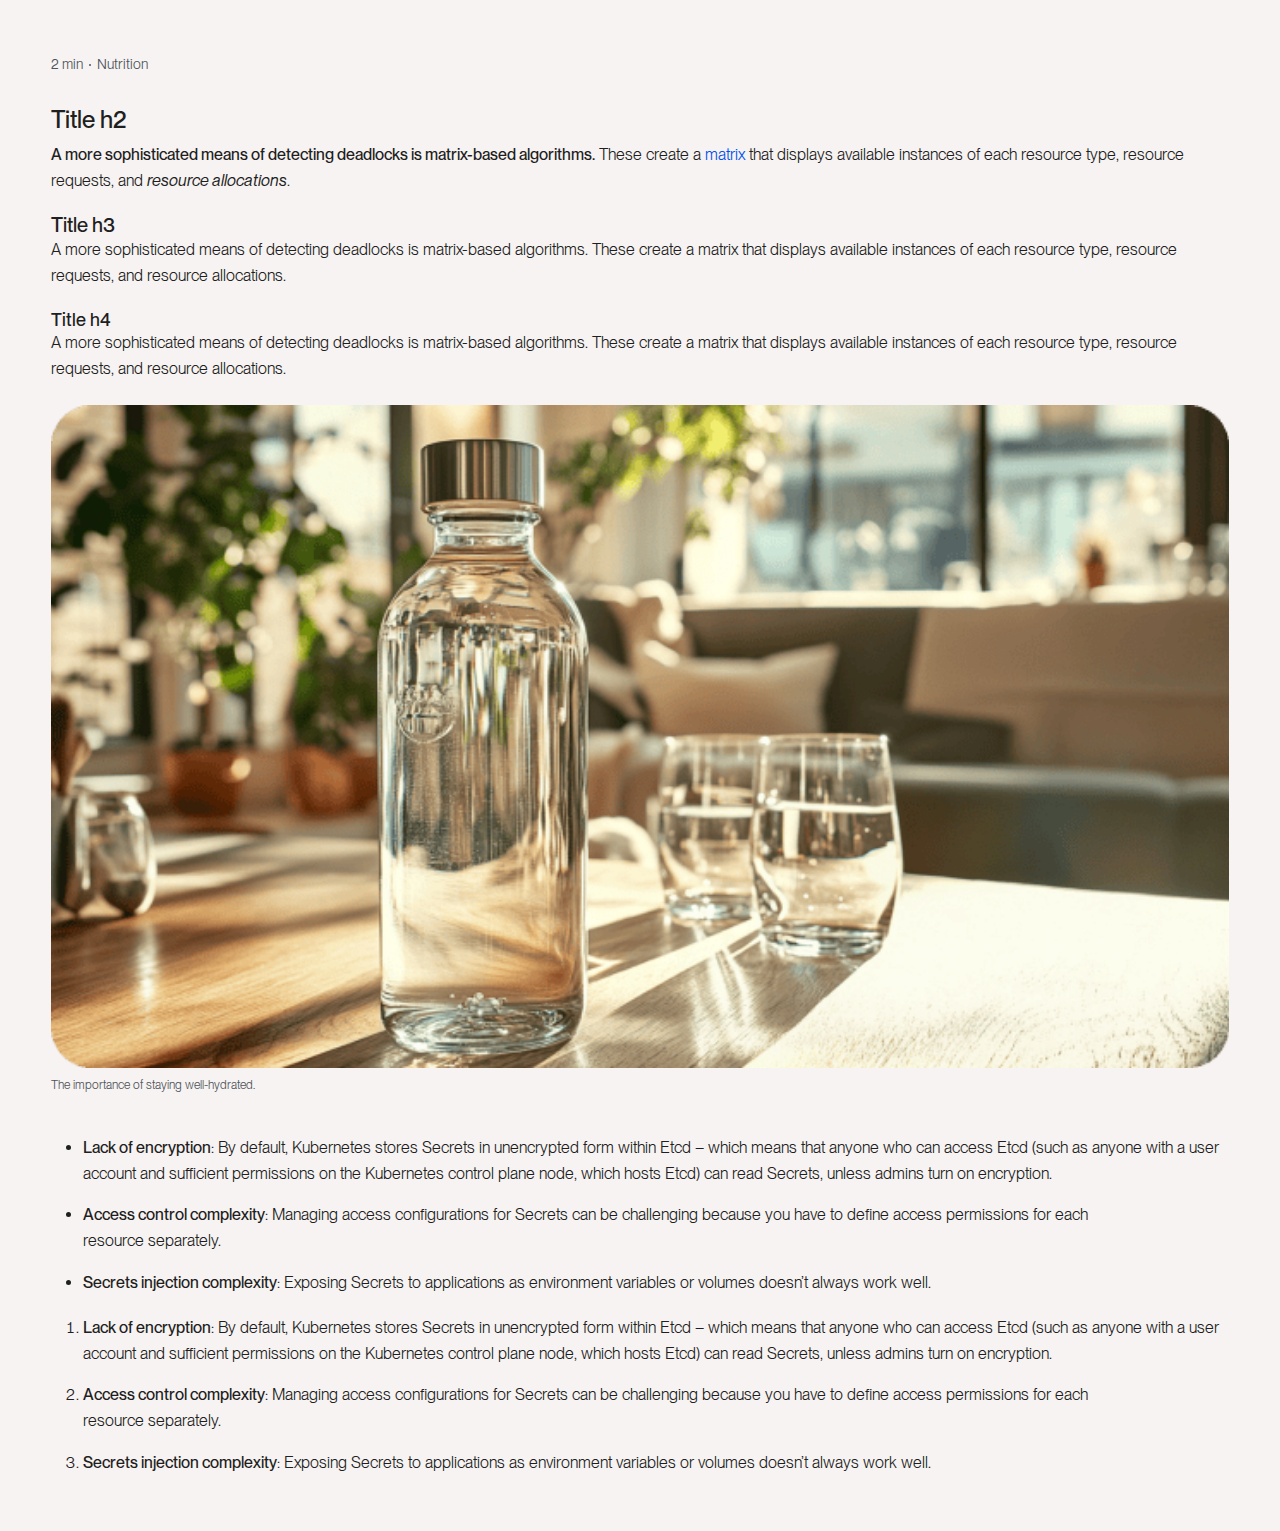
<file: post.html>
<!DOCTYPE html>
<html dir="ltr" lang="en">
  <head>
    <title>Post page elements</title>
    <meta charset="UTF-8" />

    <link rel="stylesheet" href="src/post.css" />
  </head>

  <body>
    <main>
      <section>
        <div class="container-article container">
          <div class="article-top">
            <span>2 min</span>
            <span class="dot"></span>
            <span>Nutrition</span>
          </div>
          <article class="container">
            <h2>Title h2</h2>
            <p>
              <strong
                >A more sophisticated means of detecting deadlocks is
                matrix-based algorithms.</strong
              >
              These create a
              <a
                href="https://cv.panker.dev/"
                target="_blank"
                rel="noopener noreferrer"
                >matrix</a
              >
              that displays available instances of each resource type, resource
              requests, and <i>resource allocations</i>.
            </p>
            <h3>Title h3</h3>
            <p>
              A more sophisticated means of detecting deadlocks is matrix-based
              algorithms. These create a matrix that displays available
              instances of each resource type, resource requests, and resource
              allocations.
            </p>
            <h4>Title h4</h4>
            <p>
              A more sophisticated means of detecting deadlocks is matrix-based
              algorithms. These create a matrix that displays available
              instances of each resource type, resource requests, and resource
              allocations.
            </p>
            <figure>
              <img
                src="public/post/one-contant.png"
                alt=""
                width="343"
                height="193"
              />
              <figcaption>The importance of staying well-hydrated.</figcaption>
            </figure>
            <ul>
              <li>
                <strong>Lack of encryption</strong>: By default, Kubernetes
                stores Secrets in unencrypted form within Etcd – which means
                that anyone who can access Etcd (such as anyone with a user
                account and sufficient permissions on the Kubernetes control
                plane node, which hosts Etcd) can read Secrets, unless admins
                turn on encryption.
              </li>
              <li>
                <strong>Access control complexity</strong>: Managing access
                configurations for Secrets can be challenging because you have
                to define access permissions for each resource separately.
              </li>
              <li>
                <strong>Secrets injection complexity</strong>: Exposing Secrets
                to applications as environment variables or volumes doesn’t
                always work well.
              </li>
            </ul>

            <ol>
              <li>
                <strong>Lack of encryption</strong>: By default, Kubernetes
                stores Secrets in unencrypted form within Etcd – which means
                that anyone who can access Etcd (such as anyone with a user
                account and sufficient permissions on the Kubernetes control
                plane node, which hosts Etcd) can read Secrets, unless admins
                turn on encryption.
              </li>
              <li>
                <strong>Access control complexity</strong>: Managing access
                configurations for Secrets can be challenging because you have
                to define access permissions for each resource separately.
              </li>
              <li>
                <strong>Secrets injection complexity</strong>: Exposing Secrets
                to applications as environment variables or volumes doesn’t
                always work well.
              </li>
            </ol>
          </article>
        </div>
      </section>
    </main>
  </body>
</html>
</file>
<file: src/style.css>
@import "./normalize.css";
@import "./fonts.css";

:root {
  --color-ffffff: #ffffff;
  --color-000000: #000000;
  --color-4e535b: #4e535b;
  --color-1f1f1f: #1f1f1f;
  --color-0050ef: #0050ef;
  --color-d8d8d8: #d8d8d8;
  --color-6d6d6d: #6d6d6d;
  --color-31dace: #31dace;
  --color-f7f3f2: #f7f3f2;
}

body {
  display: flex;
  flex-direction: column;
  font-family: "ppneuemontreal", sans-serif;
  font-weight: 400;
  text-rendering: optimizeLegibility;
  -webkit-font-smoothing: antialiased;
  -moz-osx-font-smoothing: grayscale;
  width: 100%;
  margin: 0;
  padding: 0;
  color: var(--color-4e535b);
  background-color: var(--color-ffffff);
  line-height: 1.25;
  font-size: 0.5rem;
}

main {
  display: flex;
  flex-direction: column;
  row-gap: 1rem;
  padding: 1.5rem 0;
  width: 100%;
  overflow: clip;
}

section {
  position: relative;
  z-index: 20;
}
img {
  max-width: 100%;
  height: auto;
}

strong {
  font-weight: 500;
}

h2 {
  font-size: 1.125rem;
  font-weight: 500;
  color: var(--color-000000);
}

h3 {
  font-size: 0.75rem;
  font-weight: 500;
  color: var(--color-000000);
}

p {
  max-width: 26.25rem;
}

.container {
  width: 92svw;
  max-width: 33.75rem;
  margin: 0 auto;
  position: relative;
  z-index: 20;
}

ul {
  &.row-list {
    display: flex;
    flex-wrap: wrap;
    gap: 1.25rem;
    padding: 0.25rem 0;
    border-top: 1px solid var(--color-d8d8d8);
    border-bottom: 1px solid var(--color-d8d8d8);
    font-style: italic;

    & li {
      flex-shrink: 0;
      display: flex;
      column-gap: 0.25rem;
    }

    & strong {
      font-weight: 500;
    }
  }
}

.logo_wrap {
  display: flex;
  align-items: center;
  column-gap: 0.25rem;

  & .log_left {
    box-shadow: 2px 2px 4px #00000014;
  }
}

.section_header {
  display: flex;
  flex-direction: column;
  row-gap: 0.25rem;
}

.center_page-2 {
  display: grid;
  grid-template-columns: minmax(0, 375fr) minmax(0, 142fr);
  gap: 1rem;

  & > div {
    display: flex;
    flex-direction: column;
    row-gap: 0.5rem;
    height: 100%;
    justify-content: space-between;

    &.to-top {
      justify-content: flex-start;
    }

    & > ul {
      display: flex;
      flex-direction: column;
      row-gap: 0.75rem;
      font-size: 0.625rem;
      & li {
        row-gap: 0.25rem;
        display: flex;
        flex-direction: column;
        & > div {
          display: flex;
          align-items: center;
          justify-content: space-between;
        }

        & .base_line {
          width: 100%;
          position: relative;
          overflow: hidden;
          border-radius: 999px;
          background-color: var(--color-d8d8d8);
          height: 3px;

          & .base_line-bg {
            background-color: var(--color-0050ef);
            height: 100%;
            position: absolute;
            top: 0;
            left: 0;
          }
        }
      }
    }
  }
}

.relative {
  position: relative;
}

.pills {
  display: grid;
  grid-template-columns: repeat(3, minmax(0, 1fr));
  gap: 0.5rem;
  font-size: 0.625rem;
  & li {
    display: flex;
    align-items: center;
    justify-content: space-between;
    background-color: var(--color-f7f3f2);
    padding: 0.5rem;
    border-radius: 0.5rem;

    & .pill-left {
      display: flex;
      flex-direction: column;
      row-gap: 0.125rem;

      & strong {
        color: var(--color-000000);
      }
    }

    & .relative {
      & i {
        position: absolute;
        top: 50%;
        left: 50%;
        transform: translate(-50%, -50%);
      }
    }
  }
}

.circle-svg {
  --circ: calc(2 * 3.1416 * 54);

  & .bg {
    stroke: #d8d8d8;
    stroke-width: 12;
    fill: none;
  }

  & .fg {
    stroke: #0050ef;
    stroke-width: 12;
    fill: none;
    stroke-linecap: round;
    transform: rotate(-90deg);
    transform-origin: 50% 50%;

    stroke-dasharray: var(--circ);
    stroke-dashoffset: calc(var(--circ) - var(--circ) * var(--percent));
  }
}

.flex-col {
  display: flex;
  flex-direction: column;
  &.gap8 {
    row-gap: 0.75rem;
  }
}

.table_wrap {
  display: flex;
  flex-direction: column;
  & .table-row {
    min-height: 1.375rem;
    border-bottom: 1px solid var(--color-d8d8d8);
    display: grid;
    grid-template-columns: minmax(0, 1fr) minmax(0, 1fr) minmax(0, 1fr) minmax(
        0,
        3fr
      );
    align-items: center;
    font-size: 0.625rem;
    &.is-top {
      font-size: 0.5rem;
    }

    & > span:last-child,
    & > strong:last-child,
    & > i:last-child {
      display: flex;
      justify-content: flex-end;
      text-align: right;
      font-style: italic;
    }

    &.is-5-cels {
      grid-template-columns:
        minmax(0, 1.5fr) minmax(0, 1fr) minmax(0, 1fr) minmax(0, 1fr)
        minmax(0, 2fr);
      font-size: 0.5rem;
    }
  }
}

.top_page {
  display: flex;
  justify-content: space-between;
  align-items: flex-end;

  &.center {
    align-items: center;
  }

  & .top_page-left {
    display: flex;
    flex-direction: column;
    row-gap: 0.5rem;

    & h1 {
      font-size: 2rem;
      color: var(--color-000000);
      font-weight: 500;
    }
  }

  & .top_page-right {
    display: flex;
    flex-direction: column;
    row-gap: 1rem;
    text-align: right;

    & p {
      font-size: 0.75rem;
      display: flex;
      flex-direction: column;
      row-gap: 0.25rem;
    }
  }
}

.center_page {
  display: flex;
  flex-direction: column;
  gap: 0.5rem;

  & .center_page-3 {
    display: flex;
    flex-direction: column;
    row-gap: 0.5rem;

    & > div {
      display: flex;
      flex-direction: column;
      row-gap: 0.25rem;
    }

    & .table_info {
      display: flex;
      column-gap: 0.125rem;
      color: var(--6d6d6d);

      & figure {
        flex-shrink: 0;
      }
    }
  }
}

.bottom_page {
  display: flex;
  flex-direction: column;
  gap: 0.5rem;
}
</file>
<file: src/post.css>
@import "./normalize.css";
@import "./fonts.css";

:root {
  --color-ffffff: #ffffff;
  --color-000000: #000000;
  --color-4e535b: #4e535b;
  --color-1f1f1f: #1f1f1f;
  --color-0050ef: #0050ef;
  --color-d8d8d8: #d8d8d8;
  --color-6d6d6d: #6d6d6d;
  --color-31dace: #31dace;
  --color-f7f3f2: #f7f3f2;
}

body {
  display: flex;
  flex-direction: column;
  font-family: "ppneuemontreal", sans-serif;
  font-weight: 400;
  text-rendering: optimizeLegibility;
  -webkit-font-smoothing: antialiased;
  -moz-osx-font-smoothing: grayscale;
  width: 100%;
  margin: 0;
  padding: 0;
  color: var(--color-1f1f1f);
  background-color: var(--color-f7f3f2);
  line-height: 1.25;
  font-size: 1rem;
}

main {
  display: flex;
  flex-direction: column;
  row-gap: 1rem;
  padding: 1.5rem 0;
  width: 100%;
  overflow: clip;
}

section {
  position: relative;
  z-index: 20;
}

img {
  max-width: 100%;
  height: auto;
}

.container {
  width: 92svw;
  /*max-width: 33.75rem;*/
  margin: 0 auto;
  position: relative;
  z-index: 20;

  &.container-article {
    padding: 2rem 0;
    display: flex;
    flex-direction: column;
    row-gap: 2rem;
  }
}

.article-top {
  color: var(--color-4e535b);
  font-size: 0.875rem;
  display: flex;
  column-gap: 0.375rem;
  align-items: center;

  & .dot {
    width: 2px;
    height: 2px;
    border-radius: 999px;
    background-color: var(--color-4e535b);
  }
}

article {
  line-height: 1.6;
  text-wrap: pretty;

  & > :not(div):first-child,
  & > div:first-child > :first-child {
    margin-top: 0 !important;
  }
  & > :last-child,
  & ol li:last-child,
  & ul li:last-child,
  & p:last-child {
    margin-bottom: 0;
  }

  & h2 {
    font-size: 1.5rem;
    font-weight: 500;
    margin-bottom: 0.5rem;
    margin-top: 1.5rem;
    line-height: 1.2;
  }

  & h3 {
    font-size: 1.25rem;
    font-weight: 500;
    margin-top: 1rem;
    line-height: 1.2;
  }

  & h4 {
    font-size: 1.125rem;
    font-weight: 500;
    line-height: 1.2;
    margin-top: 1rem;
  }

  & strong {
    font-weight: 500;
  }

  & a {
    text-decoration: none;
    color: var(--color-0050ef);
  }

  & figure {
    margin-bottom: 2.5rem;
    margin-top: 1.5rem;
  }

  & figcaption {
    font-size: 0.75rem;
    color: var(--color-4e535b);
    margin-top: 0.5rem;
  }

  & img {
    width: 100%;
    border-radius: 1.25rem;
  }

  & p,
  & ul,
  & ol {
    /*margin-top: 1rem;*/
    margin-bottom: 1.25rem;
    font-size: 1rem;
  }

  & ul,
  & ol {
    display: flex;
    flex-direction: column;
    row-gap: 1rem;
    padding-left: 2rem;
  }

  & ul {
    list-style-type: disc;
  }

  & ol {
    list-style-type: decimal;
  }
}
</file>
